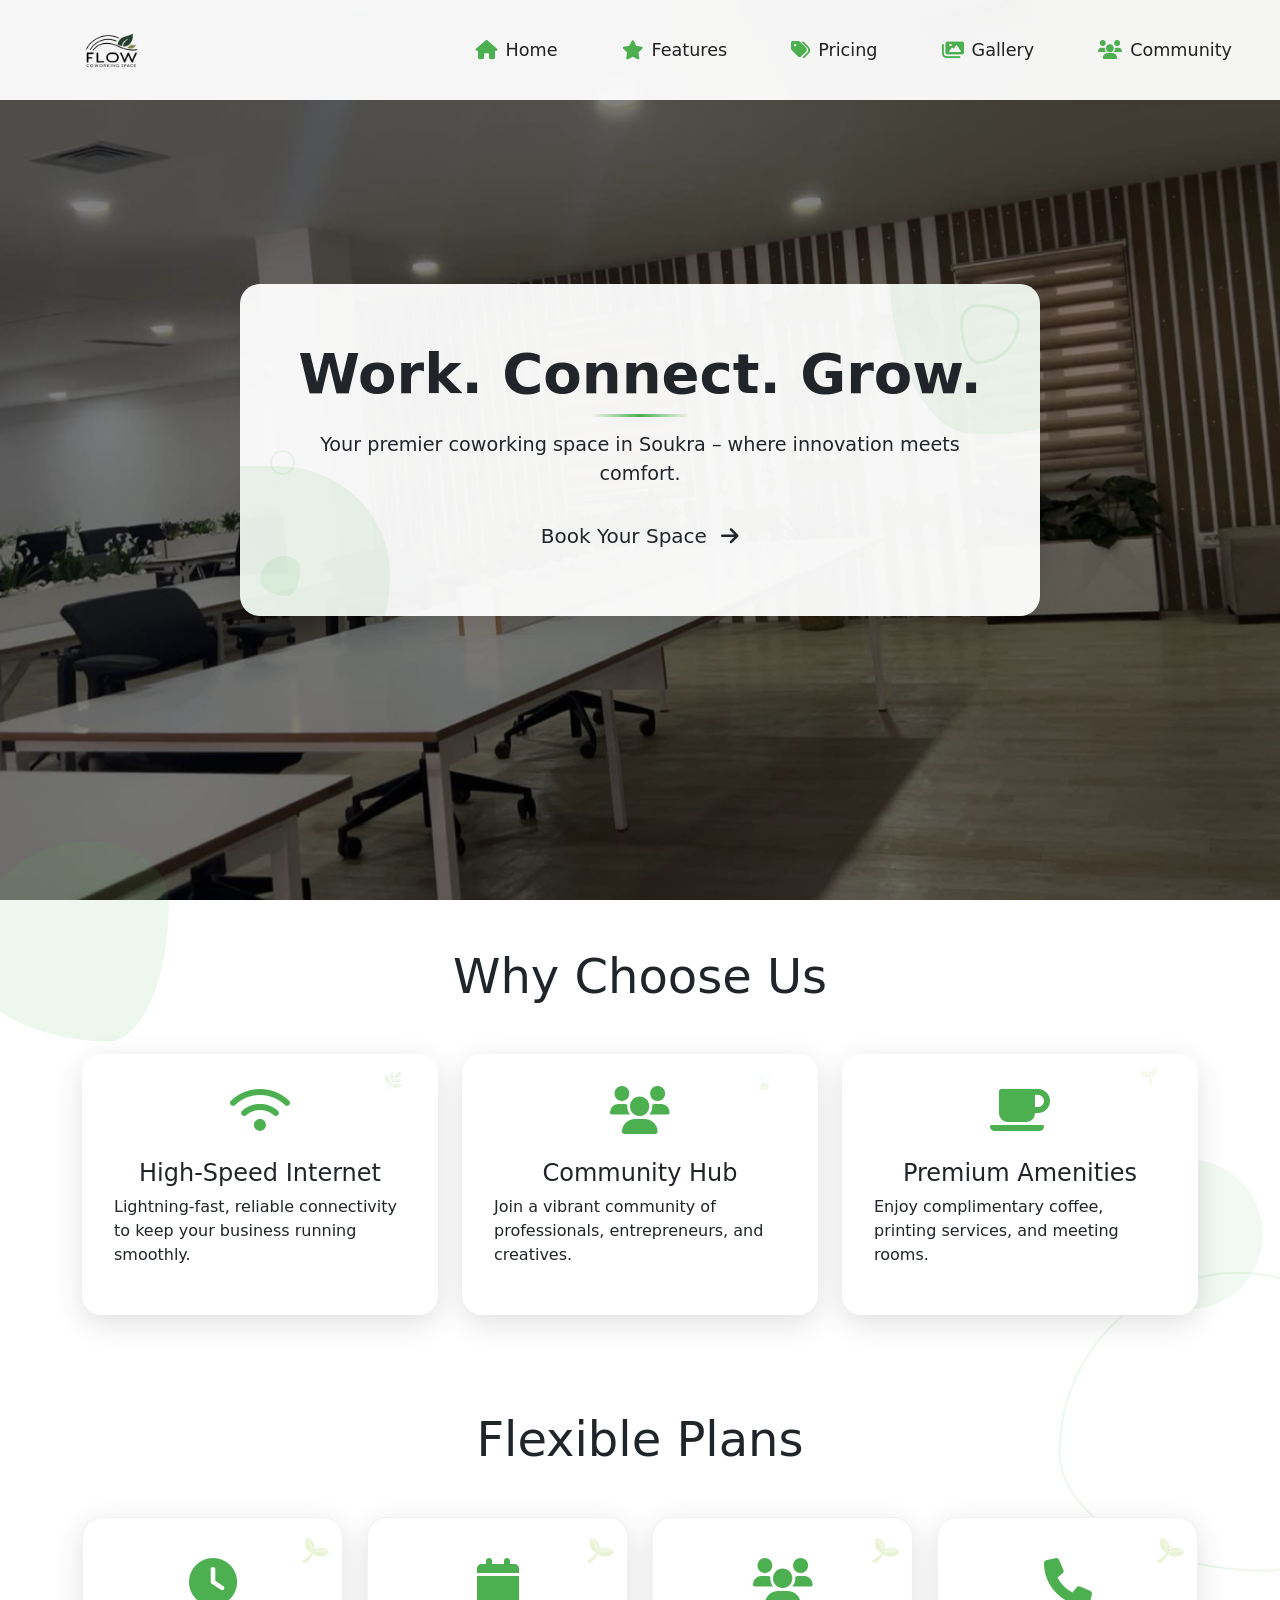
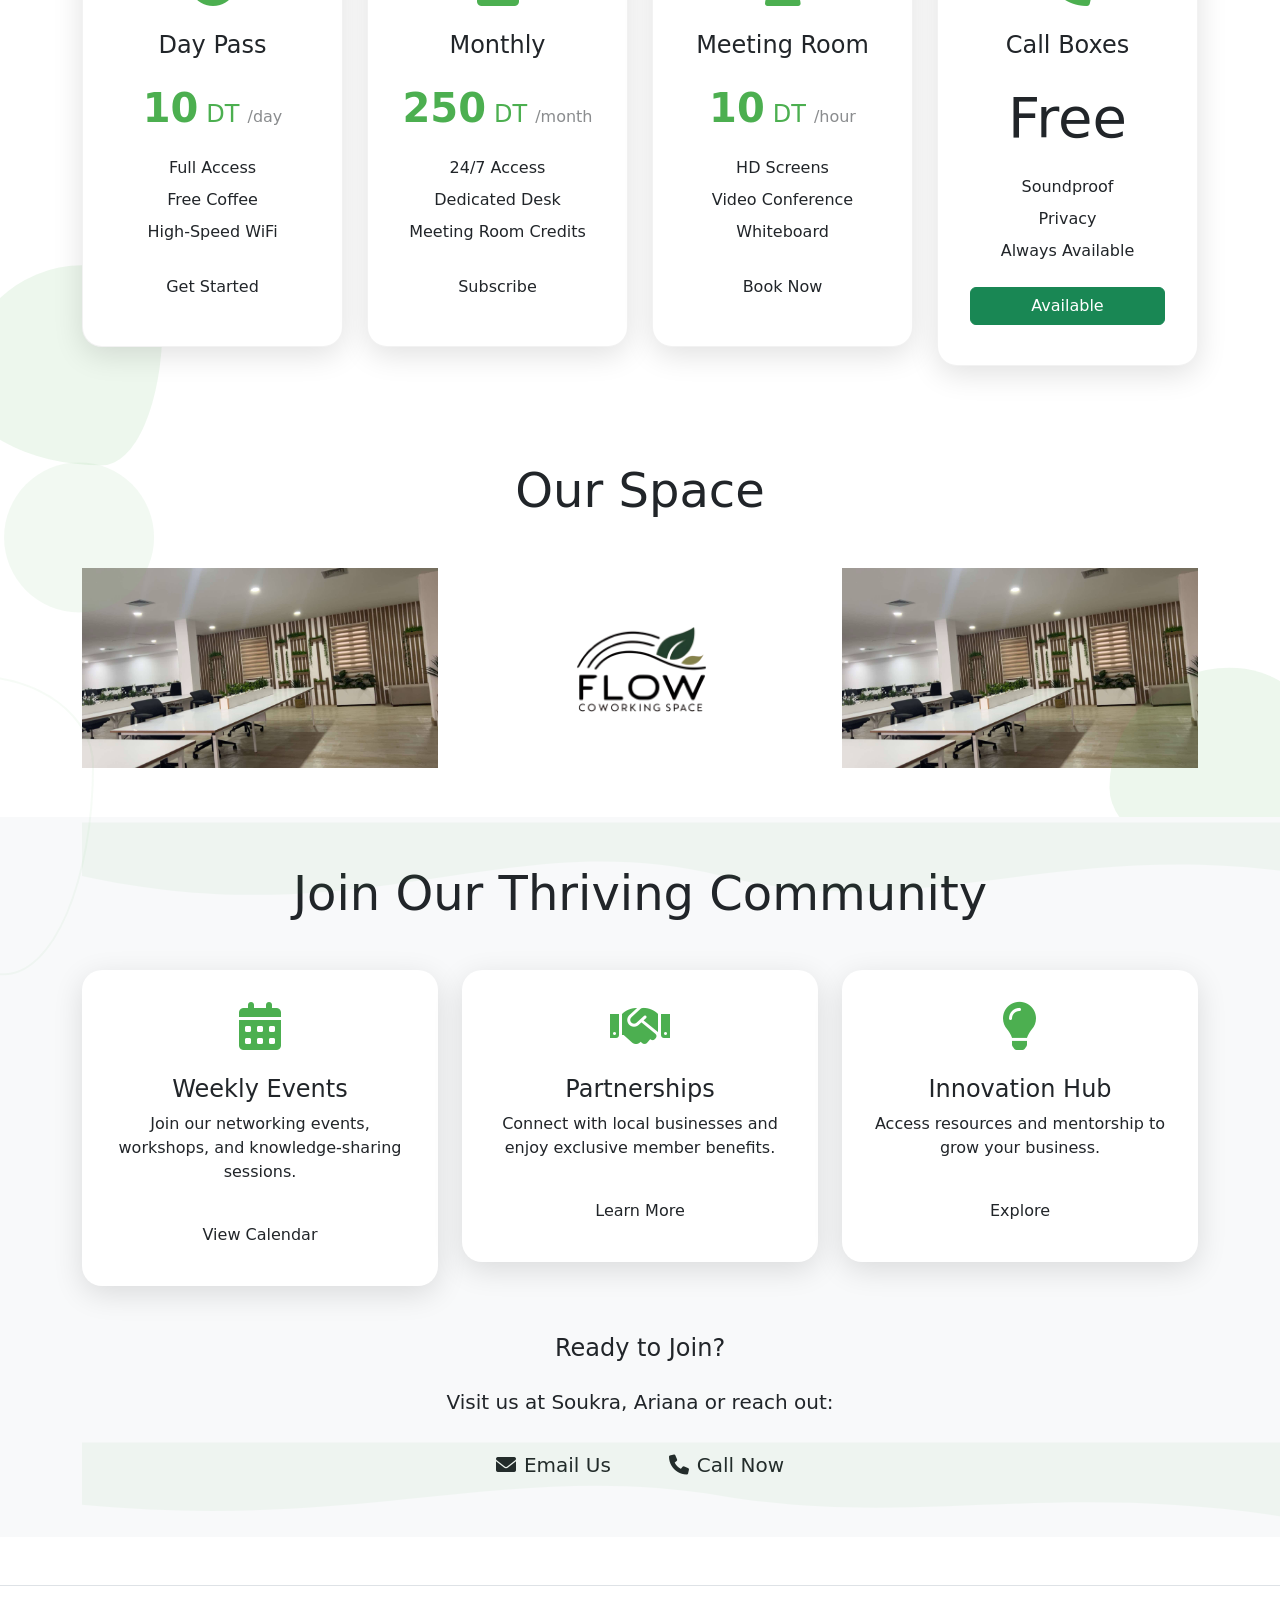
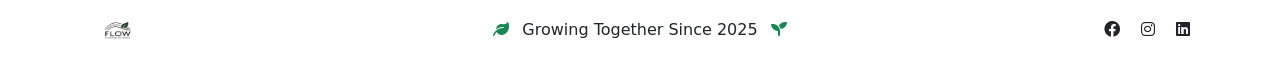
<file: index.html>
<!DOCTYPE html>
<html lang="en">
<head>
    <meta charset="UTF-8">
    <meta name="viewport" content="width=device-width, initial-scale=1.0">
    <meta name="description" content="Flow Coworking Space in Soukra - Your premier workspace solution with high-speed internet, meeting rooms, and a vibrant community of professionals.">
    <meta name="keywords" content="coworking, Soukra, workspace, meeting rooms, business community, startup space, Tunisia">
    <meta name="author" content="Flow Coworking Space">
    
    <!-- Open Graph / Facebook -->
    <meta property="og:type" content="website">
    <meta property="og:url" content="https://flowcowork.com/">
    <meta property="og:title" content="Flow Coworking Space - Work. Connect. Grow.">
    <meta property="og:description" content="Your premier coworking space in Soukra – where innovation meets comfort.">
    <meta property="og:image" content="assets/6af0d27f-ff20-4c68-9675-680c98520a3d.jpg">

    <!-- Twitter -->
    <meta property="twitter:card" content="summary_large_image">
    <meta property="twitter:url" content="https://flowcowork.com/">
    <meta property="twitter:title" content="Flow Coworking Space - Work. Connect. Grow.">
    <meta property="twitter:description" content="Your premier coworking space in Soukra – where innovation meets comfort.">
    <meta property="twitter:image" content="assets/6af0d27f-ff20-4c68-9675-680c98520a3d.jpg">

    <title>Flow Coworking Space - Premier Workspace in Soukra</title>
    <link rel="icon" type="image/png" href="assets/logo.png">
    <link href="https://cdn.jsdelivr.net/npm/bootstrap@5.3.0/dist/css/bootstrap.min.css" rel="stylesheet">
    <link rel="stylesheet" href="https://cdnjs.cloudflare.com/ajax/libs/font-awesome/6.0.0/css/all.min.css">
    <link rel="stylesheet" href="styles.css">
</head>
<body>
    <header>
        <div class="nav-container">
            <div class="logo-container">
                <a href="#" class="logo">
                    <img src="assets/logo.png" alt="Flow Logo">
                </a>
            </div>
            <button class="mobile-menu-toggle" aria-label="Toggle mobile menu">
                <i class="fas fa-bars"></i>
            </button>
            <nav class="nav-menu">
                <div class="nav-item">
                    <a href="#home">
                        <i class="fas fa-home"></i>
                        <span>Home</span>
                    </a>
                </div>
                <div class="nav-item">
                    <a href="#features">
                        <i class="fas fa-star"></i>
                        <span>Features</span>
                    </a>
                </div>
                <div class="nav-item">
                    <a href="#pricing">
                        <i class="fas fa-tags"></i>
                        <span>Pricing</span>
                    </a>
                </div>
                <div class="nav-item">
                    <a href="#gallery">
                        <i class="fas fa-images"></i>
                        <span>Gallery</span>
                    </a>
                </div>
                <div class="nav-item">
                    <a href="#community">
                        <i class="fas fa-users"></i>
                        <span>Community</span>
                    </a>
                </div>
            </nav>
        </div>
    </header>

    <section id="home">
        <div class="hero-content">
            <div class="hero-shape hero-shape-1"></div>
            <div class="hero-shape hero-shape-2"></div>
            <div class="hero-shape hero-shape-3"></div>
            <h1 class="display-4 fw-bold">Work. Connect. Grow.</h1>
            <p class="lead mb-4">Your premier coworking space in Soukra – where innovation meets comfort.</p>
            <a href="#pricing" class="btn btn-lg">
                Book Your Space
                <i class="fas fa-arrow-right ms-2"></i>
            </a>
        </div>
    </section>

    <section id="features" class="container py-5 position-relative">
        <div class="section-shape leaf-shape" style="top: -50px; left: -100px;"></div>
        <div class="section-shape circle-shape" style="bottom: 50px; right: -50px;"></div>
        <h2 class="text-center display-5 mb-5">Why Choose Us</h2>
        <div class="row g-4">
            <div class="col-md-4">
                <div class="feature-card">
                    <div class="section-shape" style="width: 50px; height: 50px; top: 10px; right: 10px; opacity: 0.1;">
                        🌿
                    </div>
                    <div class="text-center mb-4">
                        <i class="fas fa-wifi fa-3x" style="color: var(--primary)"></i>
                    </div>
                    <h3 class="text-center h4">High-Speed Internet</h3>
                    <p>Lightning-fast, reliable connectivity to keep your business running smoothly.</p>
                </div>
            </div>
            <div class="col-md-4">
                <div class="feature-card">
                    <div class="section-shape" style="width: 50px; height: 50px; top: 10px; right: 10px; opacity: 0.1;">
                        🍃
                    </div>
                    <div class="text-center mb-4">
                        <i class="fas fa-users fa-3x" style="color: var(--primary)"></i>
                    </div>
                    <h3 class="text-center h4">Community Hub</h3>
                    <p>Join a vibrant community of professionals, entrepreneurs, and creatives.</p>
                </div>
            </div>
            <div class="col-md-4">
                <div class="feature-card">
                    <div class="section-shape" style="width: 50px; height: 50px; top: 10px; right: 10px; opacity: 0.1;">
                        🌱
                    </div>
                    <div class="text-center mb-4">
                        <i class="fas fa-coffee fa-3x" style="color: var(--primary)"></i>
                    </div>
                    <h3 class="text-center h4">Premium Amenities</h3>
                    <p>Enjoy complimentary coffee, printing services, and meeting rooms.</p>
                </div>
            </div>
        </div>
    </section>

    <section id="pricing" class="container py-5 position-relative">
        <div class="section-shape wave-shape" style="top: -100px; right: -150px;"></div>
        <div class="section-shape leaf-shape" style="bottom: -50px; left: -100px;"></div>
        <h2 class="text-center display-5 mb-5">Flexible Plans</h2>
        <div class="row g-4">
            <div class="col-md-3">
                <div class="price-card text-center">
                    <div class="mb-4">
                        <i class="fas fa-clock fa-3x" style="color: var(--primary)"></i>
                    </div>
                    <h3 class="h4 mb-4">Day Pass</h3>
                    <div class="price mb-4">
                        <span class="amount display-4">10</span>
                        <span class="currency display-4">DT</span>
                        <span class="period text-muted">/day</span>
                    </div>
                    <ul class="list-unstyled mb-4">
                        <li class="mb-2">Full Access</li>
                        <li class="mb-2">Free Coffee</li>
                        <li class="mb-2">High-Speed WiFi</li>
                    </ul>
                    <a href="#contact" class="btn w-100">Get Started</a>
                </div>
            </div>
            <div class="col-md-3">
                <div class="price-card text-center">
                    <div class="mb-4">
                        <i class="fas fa-calendar fa-3x" style="color: var(--primary)"></i>
                    </div>
                    <h3 class="h4 mb-4">Monthly</h3>
                    <div class="price mb-4">
                        <span class="amount display-4">250</span>
                        <span class="currency display-4">DT</span>
                        <span class="period text-muted">/month</span>
                    </div>
                    <ul class="list-unstyled mb-4">
                        <li class="mb-2">24/7 Access</li>
                        <li class="mb-2">Dedicated Desk</li>
                        <li class="mb-2">Meeting Room Credits</li>
                    </ul>
                    <a href="#contact" class="btn w-100">Subscribe</a>
                </div>
            </div>
            <div class="col-md-3">
                <div class="price-card text-center">
                    <div class="mb-4">
                        <i class="fas fa-users fa-3x" style="color: var(--primary)"></i>
                    </div>
                    <h3 class="h4 mb-4">Meeting Room</h3>
                    <div class="price mb-4">
                        <span class="amount display-4">10</span>
                        <span class="currency display-4">DT</span>
                        <span class="period text-muted">/hour</span>
                    </div>
                    <ul class="list-unstyled mb-4">
                        <li class="mb-2">HD Screens</li>
                        <li class="mb-2">Video Conference</li>
                        <li class="mb-2">Whiteboard</li>
                    </ul>
                    <a href="#contact" class="btn w-100">Book Now</a>
                </div>
            </div>
            <div class="col-md-3">
                <div class="price-card text-center">
                    <div class="mb-4">
                        <i class="fas fa-phone fa-3x" style="color: var(--primary)"></i>
                    </div>
                    <h3 class="h4 mb-4">Call Boxes</h3>
                    <div class="price mb-4">
                        <span class="display-4">Free</span>
                    </div>
                    <ul class="list-unstyled mb-4">
                        <li class="mb-2">Soundproof</li>
                        <li class="mb-2">Privacy</li>
                        <li class="mb-2">Always Available</li>
                    </ul>
                    <button class="btn btn-success w-100">Available</button>
                </div>
            </div>
        </div>
    </section>

    <section id="gallery" class="container py-5 position-relative">
        <div class="section-shape circle-shape" style="top: 50px; left: -75px;"></div>
        <div class="section-shape leaf-shape" style="bottom: -50px; right: -100px;"></div>
        <h2 class="text-center display-5 mb-5">Our Space</h2>
        <div class="row g-4">
            <div class="col-md-4">
                <img src="assets/6af0d27f-ff20-4c68-9675-680c98520a3d.jpg" alt="Workspace" class="gallery-image img-fluid w-100">
            </div>
            <div class="col-md-4">
                <img src="assets/logo.png" alt="Flow Logo" class="gallery-image img-fluid w-100">
            </div>
            <div class="col-md-4">
                <img src="assets/6af0d27f-ff20-4c68-9675-680c98520a3d.jpg" alt="Meeting Space" class="gallery-image img-fluid w-100">
            </div>
        </div>
    </section>

    <section id="community" class="py-5 bg-light position-relative">
        <div class="section-shape wave-shape" style="top: -150px; left: -200px; opacity: 0.05;"></div>
        <div class="container">
            <div class="section-decorator top">
                <svg viewBox="0 0 1440 100">
                    <path d="M0,60 C320,130 480,0 720,60 C960,120 1120,0 1440,70 L1440,0 L0,0 Z" />
                </svg>
            </div>
            
            <h2 class="text-center display-5 mb-5">Join Our Thriving Community</h2>
            <div class="row g-4">
                <div class="col-md-4">
                    <div class="feature-card text-center">
                        <div class="mb-4">
                            <i class="fas fa-calendar-alt fa-3x" style="color: var(--primary)"></i>
                        </div>
                        <h3 class="h4">Weekly Events</h3>
                        <p>Join our networking events, workshops, and knowledge-sharing sessions.</p>
                        <a href="events.html" class="btn mt-3">View Calendar</a>
                    </div>
                </div>
                <div class="col-md-4">
                    <div class="feature-card text-center">
                        <div class="mb-4">
                            <i class="fas fa-handshake fa-3x" style="color: var(--primary)"></i>
                        </div>
                        <h3 class="h4">Partnerships</h3>
                        <p>Connect with local businesses and enjoy exclusive member benefits.</p>
                        <a href="partnerships.html" class="btn mt-3">Learn More</a>
                    </div>
                </div>
                <div class="col-md-4">
                    <div class="feature-card text-center">
                        <div class="mb-4">
                            <i class="fas fa-lightbulb fa-3x" style="color: var(--primary)"></i>
                        </div>
                        <h3 class="h4">Innovation Hub</h3>
                        <p>Access resources and mentorship to grow your business.</p>
                        <a href="events.html#innovation-events" class="btn mt-3">Explore</a>
                    </div>
                </div>
            </div>

            <div class="text-center mt-5">
                <h3 class="h4 mb-4">Ready to Join?</h3>
                <p class="lead mb-4">Visit us at Soukra, Ariana or reach out:</p>
                <div class="d-flex justify-content-center gap-4">
                    <a href="mailto:info@flowcowork.com" class="btn btn-lg">
                        <i class="fas fa-envelope me-2"></i>Email Us
                    </a>
                    <a href="tel:+21612345678" class="btn btn-lg">
                        <i class="fas fa-phone me-2"></i>Call Now
                    </a>
                </div>
            </div>

            <div class="section-decorator bottom">
                <svg viewBox="0 0 1440 100">
                    <path d="M0,0 C320,70 480,0 720,40 C960,80 1120,0 1440,30 L1440,100 L0,100 Z" />
                </svg>
            </div>
        </div>
    </section>

    <footer class="bg-white border-top py-4 mt-5">
        <div class="container">
            <div class="row align-items-center">
                <div class="col-md-4 text-center text-md-start">
                    <img src="assets/logo.png" alt="Flow Logo" style="height: 40px;">
                </div>
                <div class="col-md-4 text-center my-3 my-md-0">
                    <p class="mb-0">
                        <i class="fas fa-leaf text-success me-2"></i>
                        Growing Together Since 2025
                        <i class="fas fa-seedling text-success ms-2"></i>
                    </p>
                </div>
                <div class="col-md-4 text-center text-md-end">
                    <div class="social-links">
                        <a href="#" class="text-dark mx-2"><i class="fab fa-facebook"></i></a>
                        <a href="#" class="text-dark mx-2"><i class="fab fa-instagram"></i></a>
                        <a href="#" class="text-dark mx-2"><i class="fab fa-linkedin"></i></a>
                    </div>
                </div>
            </div>
        </div>
    </footer>

    <script src="https://cdn.jsdelivr.net/npm/bootstrap@5.3.0/dist/js/bootstrap.bundle.min.js"></script>
    <script src="script.js"></script>
</body>
</html>
</file>
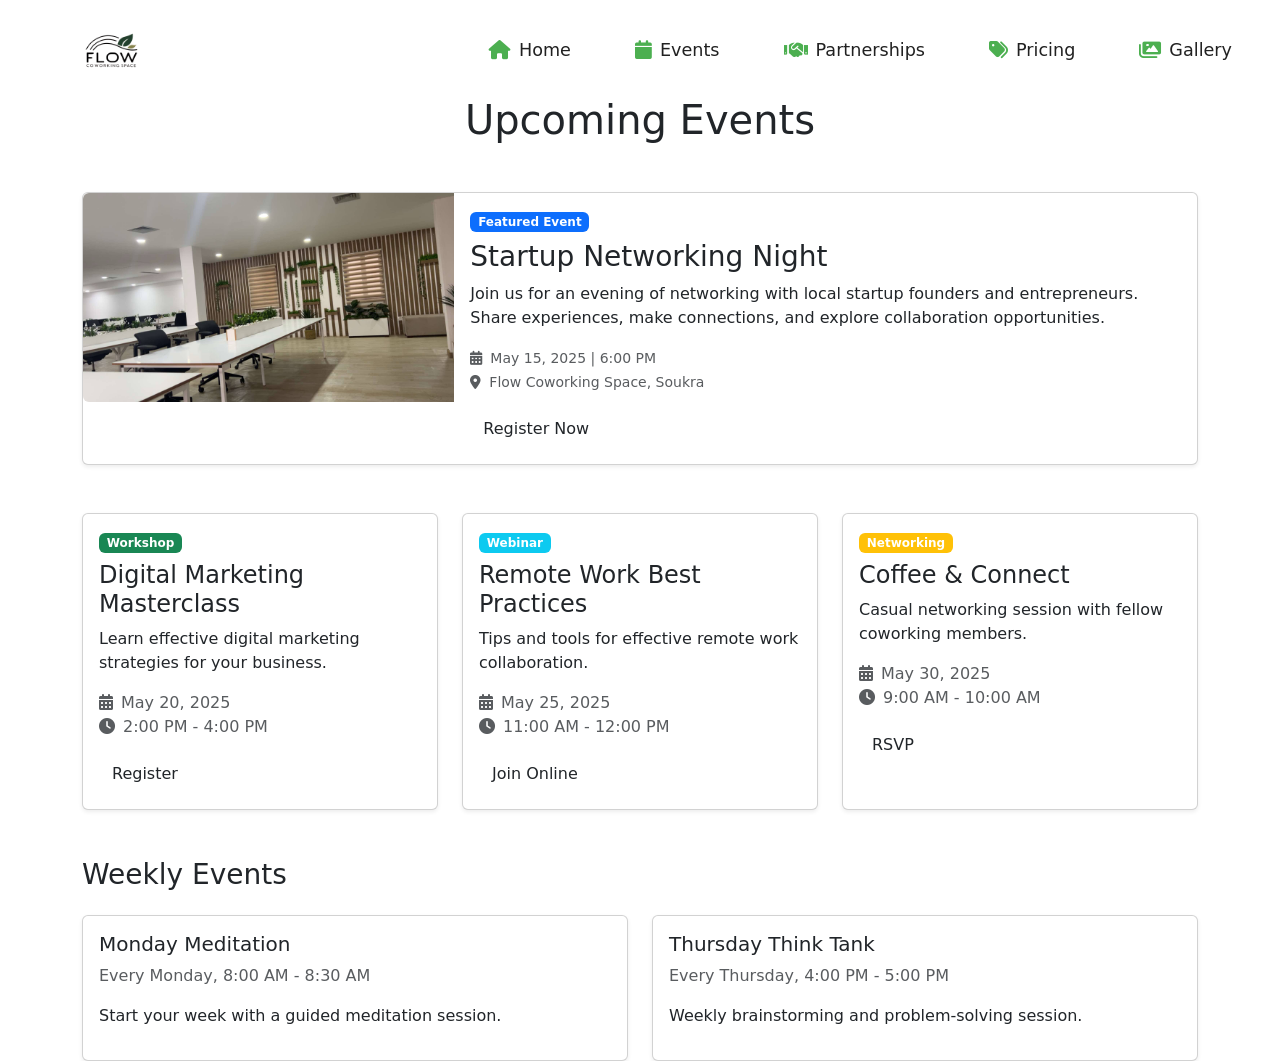
<file: events.html>
<!DOCTYPE html>
<html lang="en">
<head>
    <meta charset="UTF-8">
    <meta name="viewport" content="width=device-width, initial-scale=1.0">
    <meta name="description" content="Flow Coworking Space Events - Join our workshops, networking sessions, and knowledge-sharing events in Soukra.">
    <meta name="keywords" content="coworking events, workshops, networking, Soukra, business events, Tunisia">
    <title>Events & Workshops - Flow Coworking Space</title>
    <link href="https://cdn.jsdelivr.net/npm/bootstrap@5.3.0/dist/css/bootstrap.min.css" rel="stylesheet">
    <link rel="stylesheet" href="https://cdnjs.cloudflare.com/ajax/libs/font-awesome/6.0.0/css/all.min.css">
    <link rel="stylesheet" href="styles.css">
</head>
<body>
    <header>
        <div class="nav-container">
            <div class="logo-container">
                <a href="index.html" class="logo">
                    <img src="assets/logo.png" alt="Flow Logo">
                </a>
            </div>
            <nav class="nav-menu">
                <div class="nav-item">
                    <a href="index.html">
                        <i class="fas fa-home"></i>
                        <span>Home</span>
                    </a>
                </div>
                <div class="nav-item">
                    <a href="events.html">
                        <i class="fas fa-calendar"></i>
                        <span>Events</span>
                    </a>
                </div>
                <div class="nav-item">
                    <a href="partnerships.html">
                        <i class="fas fa-handshake"></i>
                        <span>Partnerships</span>
                    </a>
                </div>
                <div class="nav-item">
                    <a href="index.html#pricing">
                        <i class="fas fa-tags"></i>
                        <span>Pricing</span>
                    </a>
                </div>
                <div class="nav-item">
                    <a href="index.html#gallery">
                        <i class="fas fa-images"></i>
                        <span>Gallery</span>
                    </a>
                </div>
            </nav>
        </div>
    </header>

    <div class="container mt-5 pt-5">
        <h1 class="text-center mb-5">Upcoming Events</h1>
        
        <!-- Featured Event -->
        <div class="card mb-5 shadow-sm">
            <div class="row g-0">
                <div class="col-md-4">
                    <img src="assets/6af0d27f-ff20-4c68-9675-680c98520a3d.jpg" class="img-fluid rounded-start" alt="Networking Event">
                </div>
                <div class="col-md-8">
                    <div class="card-body">
                        <span class="badge bg-primary mb-2">Featured Event</span>
                        <h2 class="card-title h3">Startup Networking Night</h2>
                        <p class="card-text">Join us for an evening of networking with local startup founders and entrepreneurs. Share experiences, make connections, and explore collaboration opportunities.</p>
                        <p class="card-text">
                            <small class="text-muted">
                                <i class="fas fa-calendar-alt me-2"></i>May 15, 2025 | 6:00 PM
                            </small>
                            <br>
                            <small class="text-muted">
                                <i class="fas fa-map-marker-alt me-2"></i>Flow Coworking Space, Soukra
                            </small>
                        </p>
                        <button class="btn">Register Now</button>
                    </div>
                </div>
            </div>
        </div>

        <!-- Monthly Events Calendar -->
        <div class="row g-4 mb-5">
            <div class="col-md-4">
                <div class="card h-100 shadow-sm">
                    <div class="card-body">
                        <span class="badge bg-success mb-2">Workshop</span>
                        <h3 class="card-title h4">Digital Marketing Masterclass</h3>
                        <p class="card-text">Learn effective digital marketing strategies for your business.</p>
                        <p class="text-muted">
                            <i class="fas fa-calendar-alt me-2"></i>May 20, 2025
                            <br>
                            <i class="fas fa-clock me-2"></i>2:00 PM - 4:00 PM
                        </p>
                        <button class="btn">Register</button>
                    </div>
                </div>
            </div>
            <div class="col-md-4">
                <div class="card h-100 shadow-sm">
                    <div class="card-body">
                        <span class="badge bg-info mb-2">Webinar</span>
                        <h3 class="card-title h4">Remote Work Best Practices</h3>
                        <p class="card-text">Tips and tools for effective remote work collaboration.</p>
                        <p class="text-muted">
                            <i class="fas fa-calendar-alt me-2"></i>May 25, 2025
                            <br>
                            <i class="fas fa-clock me-2"></i>11:00 AM - 12:00 PM
                        </p>
                        <button class="btn">Join Online</button>
                    </div>
                </div>
            </div>
            <div class="col-md-4">
                <div class="card h-100 shadow-sm">
                    <div class="card-body">
                        <span class="badge bg-warning mb-2">Networking</span>
                        <h3 class="card-title h4">Coffee & Connect</h3>
                        <p class="card-text">Casual networking session with fellow coworking members.</p>
                        <p class="text-muted">
                            <i class="fas fa-calendar-alt me-2"></i>May 30, 2025
                            <br>
                            <i class="fas fa-clock me-2"></i>9:00 AM - 10:00 AM
                        </p>
                        <button class="btn">RSVP</button>
                    </div>
                </div>
            </div>
        </div>

        <!-- Weekly Recurring Events -->
        <h2 class="h3 mb-4">Weekly Events</h2>
        <div class="row g-4">
            <div class="col-md-6">
                <div class="card shadow-sm">
                    <div class="card-body">
                        <h3 class="h5">Monday Meditation</h3>
                        <p class="text-muted">Every Monday, 8:00 AM - 8:30 AM</p>
                        <p>Start your week with a guided meditation session.</p>
                    </div>
                </div>
            </div>
            <div class="col-md-6">
                <div class="card shadow-sm">
                    <div class="card-body">
                        <h3 class="h5">Thursday Think Tank</h3>
                        <p class="text-muted">Every Thursday, 4:00 PM - 5:00 PM</p>
                        <p>Weekly brainstorming and problem-solving session.</p>
                    </div>
                </div>
            </div>
        </div>
    </div>

    <!-- Same footer as index.html -->
    <script src="https://cdn.jsdelivr.net/npm/bootstrap@5.3.0/dist/js/bootstrap.bundle.min.js"></script>
    <script src="script.js"></script>
</body>
</html>
</file>
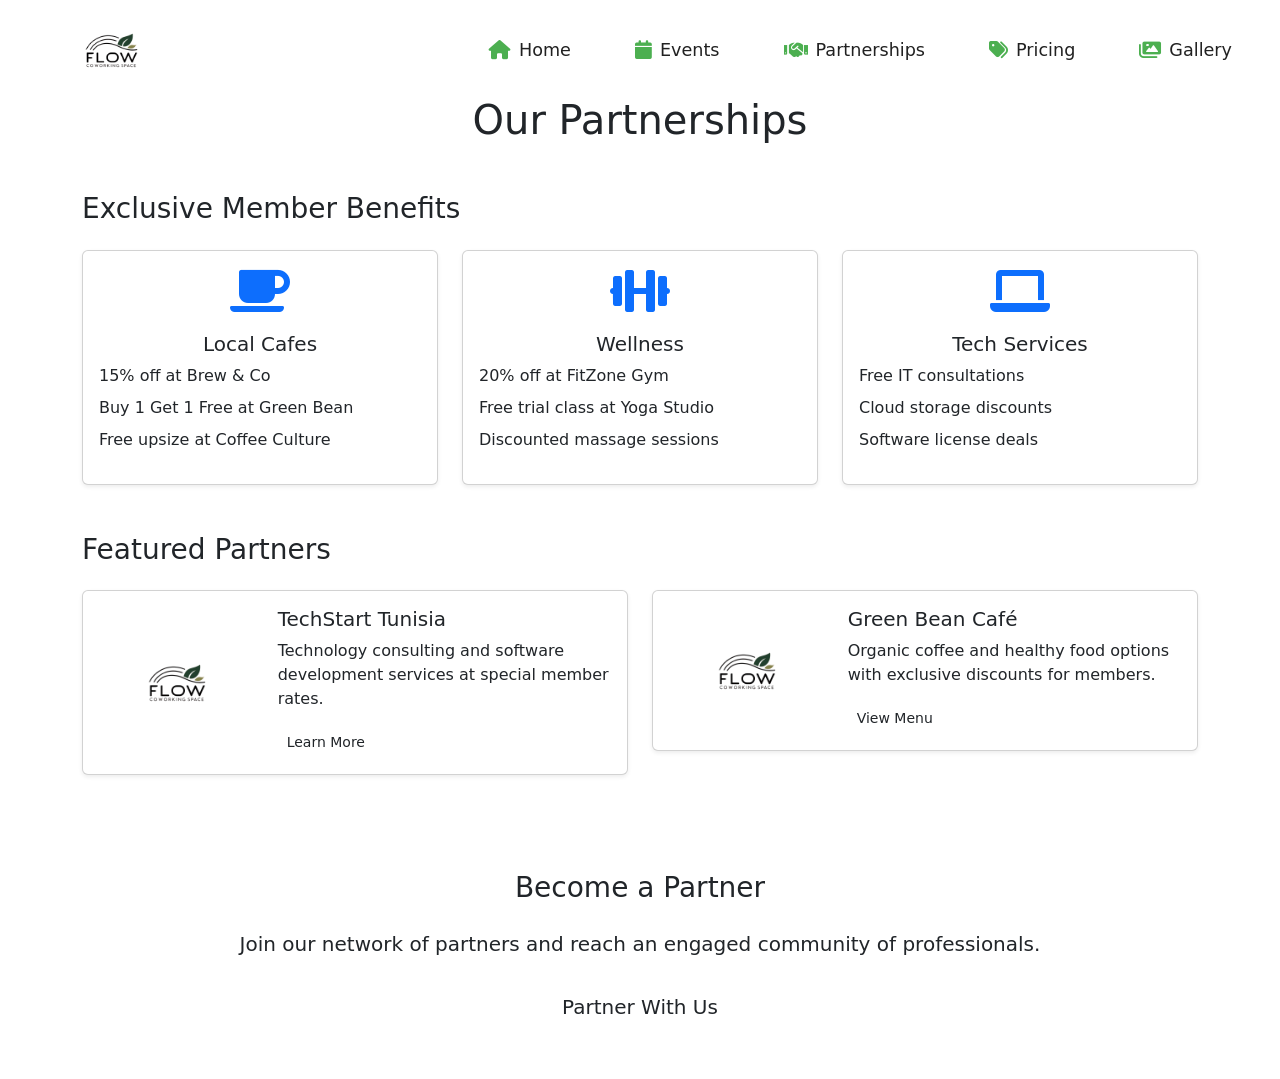
<file: partnerships.html>
<!DOCTYPE html>
<html lang="en">
<head>
    <meta charset="UTF-8">
    <meta name="viewport" content="width=device-width, initial-scale=1.0">
    <meta name="description" content="Flow Coworking Space Partnerships - Exclusive benefits and collaborations with local businesses in Soukra.">
    <meta name="keywords" content="business partnerships, coworking benefits, local business, Soukra, Tunisia">
    <title>Partnerships & Benefits - Flow Coworking Space</title>
    <link href="https://cdn.jsdelivr.net/npm/bootstrap@5.3.0/dist/css/bootstrap.min.css" rel="stylesheet">
    <link rel="stylesheet" href="https://cdnjs.cloudflare.com/ajax/libs/font-awesome/6.0.0/css/all.min.css">
    <link rel="stylesheet" href="styles.css">
</head>
<body>
    <header>
        <div class="nav-container">
            <div class="logo-container">
                <a href="index.html" class="logo">
                    <img src="assets/logo.png" alt="Flow Logo">
                </a>
            </div>
            <nav class="nav-menu">
                <div class="nav-item">
                    <a href="index.html">
                        <i class="fas fa-home"></i>
                        <span>Home</span>
                    </a>
                </div>
                <div class="nav-item">
                    <a href="events.html">
                        <i class="fas fa-calendar"></i>
                        <span>Events</span>
                    </a>
                </div>
                <div class="nav-item">
                    <a href="partnerships.html">
                        <i class="fas fa-handshake"></i>
                        <span>Partnerships</span>
                    </a>
                </div>
                <div class="nav-item">
                    <a href="index.html#pricing">
                        <i class="fas fa-tags"></i>
                        <span>Pricing</span>
                    </a>
                </div>
                <div class="nav-item">
                    <a href="index.html#gallery">
                        <i class="fas fa-images"></i>
                        <span>Gallery</span>
                    </a>
                </div>
            </nav>
        </div>
    </header>

    <div class="container mt-5 pt-5">
        <h1 class="text-center mb-5">Our Partnerships</h1>

        <!-- Member Benefits -->
        <section class="mb-5">
            <h2 class="h3 mb-4">Exclusive Member Benefits</h2>
            <div class="row g-4">
                <div class="col-md-4">
                    <div class="card shadow-sm h-100">
                        <div class="card-body">
                            <div class="text-center mb-3">
                                <i class="fas fa-coffee fa-3x text-primary"></i>
                            </div>
                            <h3 class="h5 text-center">Local Cafes</h3>
                            <ul class="list-unstyled">
                                <li class="mb-2">15% off at Brew & Co</li>
                                <li class="mb-2">Buy 1 Get 1 Free at Green Bean</li>
                                <li class="mb-2">Free upsize at Coffee Culture</li>
                            </ul>
                        </div>
                    </div>
                </div>
                <div class="col-md-4">
                    <div class="card shadow-sm h-100">
                        <div class="card-body">
                            <div class="text-center mb-3">
                                <i class="fas fa-dumbbell fa-3x text-primary"></i>
                            </div>
                            <h3 class="h5 text-center">Wellness</h3>
                            <ul class="list-unstyled">
                                <li class="mb-2">20% off at FitZone Gym</li>
                                <li class="mb-2">Free trial class at Yoga Studio</li>
                                <li class="mb-2">Discounted massage sessions</li>
                            </ul>
                        </div>
                    </div>
                </div>
                <div class="col-md-4">
                    <div class="card shadow-sm h-100">
                        <div class="card-body">
                            <div class="text-center mb-3">
                                <i class="fas fa-laptop fa-3x text-primary"></i>
                            </div>
                            <h3 class="h5 text-center">Tech Services</h3>
                            <ul class="list-unstyled">
                                <li class="mb-2">Free IT consultations</li>
                                <li class="mb-2">Cloud storage discounts</li>
                                <li class="mb-2">Software license deals</li>
                            </ul>
                        </div>
                    </div>
                </div>
            </div>
        </section>

        <!-- Featured Partners -->
        <section class="mb-5">
            <h2 class="h3 mb-4">Featured Partners</h2>
            <div class="row g-4">
                <div class="col-md-6">
                    <div class="card shadow-sm">
                        <div class="card-body">
                            <div class="row align-items-center">
                                <div class="col-4">
                                    <img src="assets/logo.png" alt="Partner Logo" class="img-fluid">
                                </div>
                                <div class="col-8">
                                    <h3 class="h5">TechStart Tunisia</h3>
                                    <p>Technology consulting and software development services at special member rates.</p>
                                    <a href="#" class="btn btn-sm">Learn More</a>
                                </div>
                            </div>
                        </div>
                    </div>
                </div>
                <div class="col-md-6">
                    <div class="card shadow-sm">
                        <div class="card-body">
                            <div class="row align-items-center">
                                <div class="col-4">
                                    <img src="assets/logo.png" alt="Partner Logo" class="img-fluid">
                                </div>
                                <div class="col-8">
                                    <h3 class="h5">Green Bean Café</h3>
                                    <p>Organic coffee and healthy food options with exclusive discounts for members.</p>
                                    <a href="#" class="btn btn-sm">View Menu</a>
                                </div>
                            </div>
                        </div>
                    </div>
                </div>
            </div>
        </section>

        <!-- Become a Partner -->
        <section class="text-center py-5">
            <h2 class="h3 mb-4">Become a Partner</h2>
            <p class="lead mb-4">Join our network of partners and reach an engaged community of professionals.</p>
            <button class="btn btn-lg" data-bs-toggle="modal" data-bs-target="#partnerModal">Partner With Us</button>
        </section>
    </div>

    <!-- Partner Modal -->
    <div class="modal fade" id="partnerModal" tabindex="-1">
        <div class="modal-dialog">
            <div class="modal-content">
                <div class="modal-header">
                    <h5 class="modal-title">Partner Application</h5>
                    <button type="button" class="btn-close" data-bs-dismiss="modal"></button>
                </div>
                <div class="modal-body">
                    <form id="partnerForm">
                        <div class="mb-3">
                            <input type="text" class="form-control" placeholder="Company Name" required>
                        </div>
                        <div class="mb-3">
                            <input type="email" class="form-control" placeholder="Business Email" required>
                        </div>
                        <div class="mb-3">
                            <textarea class="form-control" rows="4" placeholder="Tell us about your partnership proposal" required></textarea>
                        </div>
                        <button type="submit" class="btn w-100">Submit Application</button>
                    </form>
                </div>
            </div>
        </div>
    </div>

    <!-- Same footer as index.html -->
    <script src="https://cdn.jsdelivr.net/npm/bootstrap@5.3.0/dist/js/bootstrap.bundle.min.js"></script>
    <script src="script.js"></script>
</body>
</html>
</file>
<file: styles.css>
/* Import fonts */
@import url('https://fonts.googleapis.com/css2?family=Geist:wght@300;400;500;600;700&display=swap');

:root {
    --primary: #4CAF50;
    --primary-light: #81C784;
    --primary-dark: #388E3C;
    --text-dark: #212121;
    --text-light: #757575;
    --background: #ffffff;
    --card-shadow: 0 8px 30px rgba(0,0,0,0.12);
    --hover-shadow: 0 12px 40px rgba(0,0,0,0.15);
}

/* Improved Navbar Styles */
header {
    background-color: rgba(255, 255, 255, 0.95);
    position: fixed;
    width: 100%;
    top: 0;
    z-index: 1000;
    transition: all 0.5s ease;
    height: 100px;
    display: flex;
    align-items: center;
}
body {
    max-width: 100vw;
    overflow-x: hidden;
}
.nav-container {
    display: flex;
    justify-content: space-between;
    align-items: center;
    width: 100%;
    padding: 0 2rem;
    position: relative;
}

/* Enhanced Logo Container */
.logo-container {
    position: relative;
    display: flex;
    align-items: center;
    height: 90px;
    padding: 0.5rem;
}

.logo img {
    height: 80px;
    width: auto;
    transition: all 0.5s ease;
    position: relative;
    z-index: 2;
}

/* Nature-inspired shapes for sections */
.section-shape {
    position: absolute;
    pointer-events: none;
    opacity: 0.1;
    z-index: 0;
}

.leaf-shape {
    width: 200px;
    height: 200px;
    background: var(--primary);
    border-radius: 60% 40% 30% 70% / 60% 30% 70% 40%;
    animation: floatAnimation 8s ease-in-out infinite;
}

.circle-shape {
    width: 150px;
    height: 150px;
    background: var(--primary-light);
    border-radius: 50%;
    animation: pulseAnimation 6s ease-in-out infinite;
}

.wave-shape {
    width: 300px;
    height: 300px;
    border: 2px solid var(--primary);
    border-radius: 60% 40% 30% 70% / 60% 30% 70% 40%;
    animation: rotateAnimation 15s linear infinite;
}

/* Feature Cards with Nature Theme */
.feature-card {
    background: white;
    padding: 2rem;
    border-radius: 20px;
    box-shadow: var(--card-shadow);
    transition: all 0.3s ease;
    position: relative;
    overflow: hidden;
    z-index: 1;
}

.feature-card::before {
    content: '';
    position: absolute;
    top: -50%;
    left: -50%;
    width: 200%;
    height: 200%;
    background: radial-gradient(circle, var(--primary-light) 0%, transparent 70%);
    opacity: 0;
    z-index: -1;
    transition: all 0.5s ease;
    transform: translate(100%, 100%);
}

.feature-card:hover::before {
    opacity: 0.1;
    transform: translate(0, 0);
}

/* Price Cards with Nature Theme */
.price-card {
    background: white;
    padding: 2.5rem 2rem;
    border-radius: 20px;
    box-shadow: var(--card-shadow);
    transition: all 0.3s ease;
    position: relative;
    overflow: hidden;
    border: 1px solid rgba(0,0,0,0.05);
}

.price-card::before {
    content: '🌱';
    position: absolute;
    top: 1rem;
    right: 1rem;
    font-size: 1.5rem;
    opacity: 0.2;
    transform: rotate(45deg);
    transition: all 0.3s ease;
}

.price-card:hover::before {
    transform: rotate(405deg);
    opacity: 1;
}

/* Price Styling */
.price {
    display: flex;
    align-items: baseline;
    justify-content: center;
    gap: 0.25rem;
}

.price .amount {
    font-size: 2.5rem;
    font-weight: 600;
    color: var(--primary);
}

.price .currency {
    font-size: 1.5rem;
    font-weight: 500;
    color: var(--primary);
    margin-left: 0.25rem;
}

.price .period {
    font-size: 1rem;
    opacity: 0.7;
    margin-left: 0.25rem;
}

/* Section Decorations */
.section-decorator {
    position: absolute;
    width: 100%;
    height: 100px;
    overflow: hidden;
    pointer-events: none;
}

.section-decorator.top {
    top: 0;
}

.section-decorator.bottom {
    bottom: 0;
    transform: rotate(180deg);
}

.section-decorator svg {
    fill: var(--primary);
    opacity: 0.05;
    width: 100%;
    height: 100%;
}

/* Nature-inspired Animations */
@keyframes floatAnimation {
    0%, 100% {
        transform: translate(0, 0) rotate(0);
    }
    50% {
        transform: translate(0, -20px) rotate(5deg);
    }
}

@keyframes pulseAnimation {
    0%, 100% {
        transform: scale(1);
        opacity: 0.1;
    }
    50% {
        transform: scale(1.1);
        opacity: 0.15;
    }
}

@keyframes rotateAnimation {
    from {
        transform: rotate(0deg);
    }
    to {
        transform: rotate(360deg);
    }
}

/* Rest of your existing styles */
.nav-menu {
    display: flex;
    gap: 2rem;
}

.nav-item {
    position: relative;
    padding: 0.5rem 1rem;
}

.nav-item a {
    color: var(--text-dark);
    text-decoration: none;
    font-weight: 500;
    font-size: 1.1rem;
    display: flex;
    align-items: center;
    gap: 0.5rem;
}

/* Make icons green */
.nav-item a i {
    color: var(--primary);
    font-size: 1.2rem;
}

/* Hero Section with Background Image */
#home {
    min-height: 100vh;
    position: relative;
    display: flex;
    align-items: center;
    justify-content: center;
    text-align: center;
    padding: 0 1rem;
    overflow: hidden;
    background: linear-gradient(rgba(0, 0, 0, 0.5), rgba(0, 0, 0, 0.5)), url('assets/6af0d27f-ff20-4c68-9675-680c98520a3d.jpg');
    background-size: cover;
    background-position: center;
    background-attachment: fixed;
}

.hero-content {
    background: rgba(255, 255, 255, 0.95);
    padding: 3.5rem;
    border-radius: 20px;
    max-width: 800px;
    margin: 0 auto;
    box-shadow: var(--card-shadow);
    position: relative;
    overflow: hidden;
    z-index: 1;
}

/* Decorative shapes for hero content */
.hero-content::before,
.hero-content::after {
    content: '';
    position: absolute;
    width: 300px;
    height: 300px;
    border-radius: 62% 47% 82% 35% / 45% 45% 80% 66%;
    background: linear-gradient(45deg, var(--primary-light), var(--primary));
    opacity: 0.1;
    z-index: -1;
    animation: floatShape 20s linear infinite;
}

.hero-content::before {
    top: -150px;
    right: -150px;
    animation-delay: -5s;
}

.hero-content::after {
    bottom: -150px;
    left: -150px;
    animation-duration: 25s;
}

.hero-shape {
    position: absolute;
    z-index: -1;
    opacity: 0.1;
}

.hero-shape-1 {
    top: 20px;
    right: 20px;
    width: 60px;
    height: 60px;
    border: 3px solid var(--primary);
    border-radius: 30% 70% 70% 30% / 30% 30% 70% 70%;
    animation: rotateShape 10s linear infinite;
}

.hero-shape-2 {
    bottom: 20px;
    left: 20px;
    width: 40px;
    height: 40px;
    background: var(--primary);
    border-radius: 60% 40% 30% 70% / 60% 30% 70% 40%;
    animation: floatShape 8s ease-in-out infinite;
}

.hero-shape-3 {
    top: 50%;
    left: 30px;
    width: 25px;
    height: 25px;
    border: 2px solid var(--primary);
    border-radius: 50%;
    animation: pulseShape 4s ease-in-out infinite;
}

@keyframes rotateShape {
    from {
        transform: rotate(0deg);
    }
    to {
        transform: rotate(360deg);
    }
}

@keyframes floatShape {
    0%, 100% {
        transform: translate(0, 0) rotate(0deg);
    }
    25% {
        transform: translate(10px, -10px) rotate(5deg);
    }
    50% {
        transform: translate(0, -20px) rotate(10deg);
    }
    75% {
        transform: translate(-10px, -10px) rotate(5deg);
    }
}

@keyframes pulseShape {
    0%, 100% {
        transform: scale(1);
        opacity: 0.1;
    }
    50% {
        transform: scale(1.5);
        opacity: 0.2;
    }
}

/* Hero content text enhancements */
.hero-content h1 {
    position: relative;
    margin-bottom: 1.5rem;
}

.hero-content h1::after {
    content: '';
    position: absolute;
    bottom: -10px;
    left: 50%;
    transform: translateX(-50%);
    width: 100px;
    height: 3px;
    background: linear-gradient(90deg, transparent, var(--primary), transparent);
}

.hero-content p {
    font-size: 1.2rem;
    margin-bottom: 2rem;
    position: relative;
}

/* Mobile menu styles */
.mobile-menu-toggle {
    display: none;
    border: none;
    background: none;
    padding: 10px;
    cursor: pointer;
    z-index: 1001;
}

.mobile-menu-toggle i {
    font-size: 1.5rem;
    color: var(--primary);
}

/* Media Queries for Responsive Design */
@media (max-width: 991px) {
    .nav-menu {
        position: fixed;
        top: 0;
        right: -100%;
        width: 80%;
        max-width: 400px;
        height: 100vh;
        background: white;
        flex-direction: column;
        padding: 80px 20px;
        transition: 0.3s ease-in-out;
        box-shadow: -5px 0 15px rgba(0,0,0,0.1);
    }

    .nav-menu.active {
        right: 0;
    }

    .mobile-menu-toggle {
        display: block;
    }

    .nav-item {
        width: 100%;
        padding: 1rem;
        text-align: center;
    }

    .nav-item a {
        justify-content: center;
    }

    /* Hero section adjustments */
    .hero-content {
        margin: 0 1rem;
        padding: 2rem;
    }

    .hero-content h1 {
        font-size: 2rem;
    }

    /* Cards adjustments */
    .feature-card, .price-card {
        height: auto;
        margin-bottom: 1rem;
    }

    /* Price cards grid */
    .price-card {
        margin: 0 auto;
        max-width: 350px;
    }

    /* Footer adjustments */
    footer .row > div {
        text-align: center !important;
        margin: 10px 0;
    }
}

@media (max-width: 768px) {
    .container {
        padding: 0 15px;
    }

    .hero-content {
        padding: 1.5rem;
    }

    .hero-content h1 {
        font-size: 1.8rem;
    }

    .hero-content p {
        font-size: 1rem;
    }

    .section-shape {
        display: none;
    }

    .btn-lg {
        padding: 0.75rem 1.5rem;
        font-size: 1rem;
    }
}

@media (max-width: 576px) {
    .logo img {
        height: 50px;
    }

    .hero-content h1 {
        font-size: 1.5rem;
    }

    .display-5 {
        font-size: 1.8rem;
    }

    .price-card .display-4 {
        font-size: 2rem;
    }

    .price .amount {
        font-size: 2rem;
    }
    
    .price .currency {
        font-size: 1.25rem;
    }
    
    .price .period {
        font-size: 0.9rem;
    }
}
</file>
